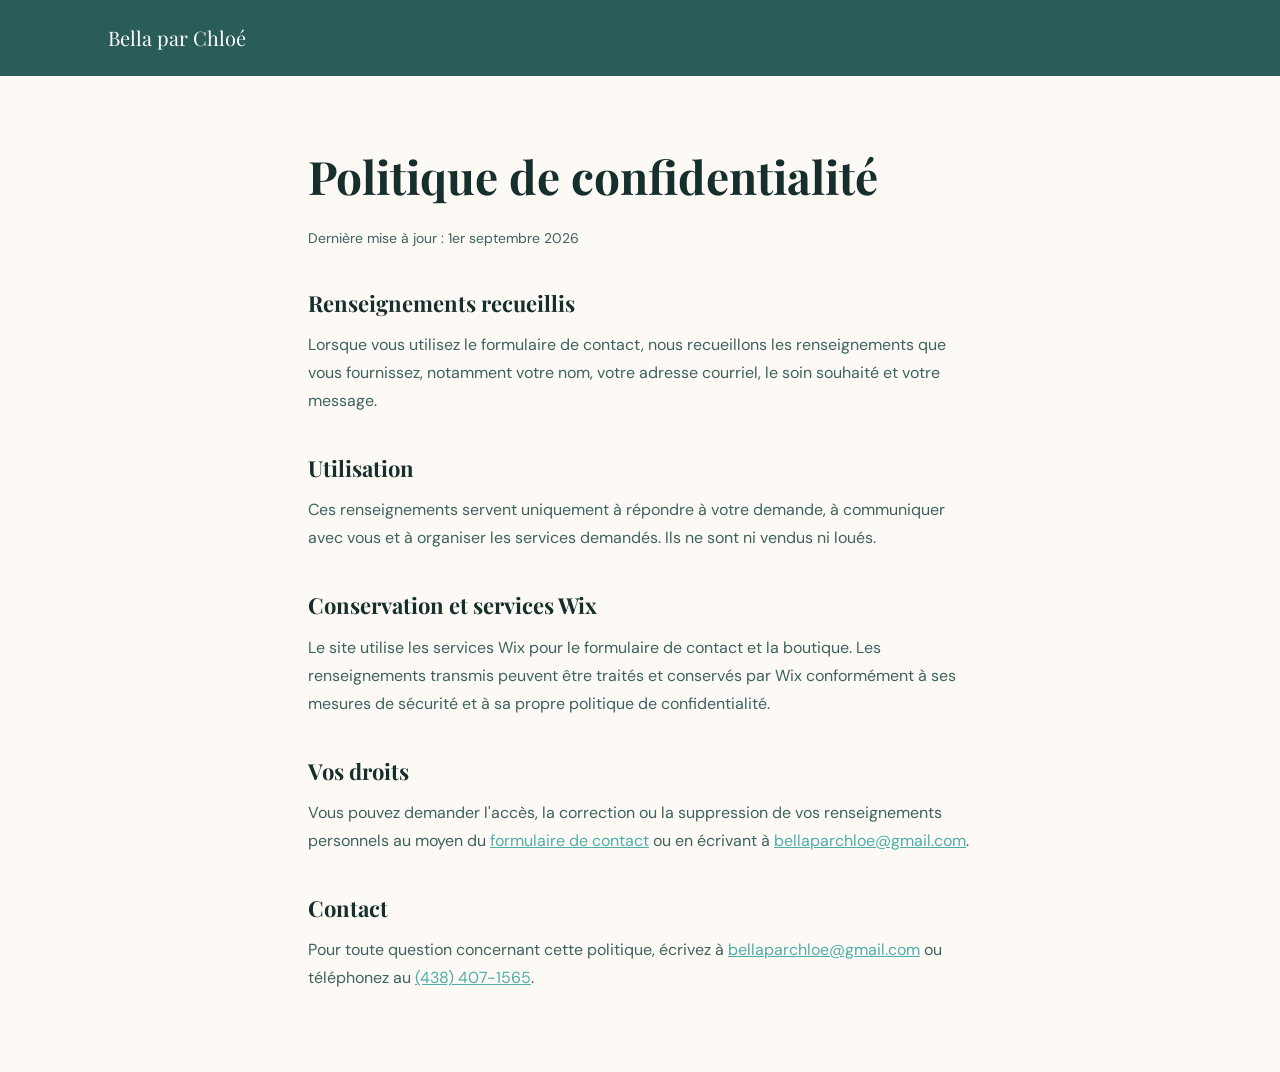
<file: privacy-policy.html>
<!DOCTYPE html>
<html lang="fr">
<head>
  <meta charset="UTF-8">
  <meta name="viewport" content="width=device-width, initial-scale=1.0">
  <title>Politique de confidentialité — Institut Bella par Chloé</title>
  <meta name="description" content="Politique de confidentialité de l'Institut Bella par Chloé.">
  <link rel="canonical" href="https://institu-be-b9e9c146-christianribe.wix-site-host.com/privacy-policy.html">
  <link rel="preconnect" href="https://fonts.googleapis.com">
  <link rel="preconnect" href="https://fonts.gstatic.com" crossorigin>
  <link href="https://fonts.googleapis.com/css2?family=Playfair+Display:wght@400;500&family=DM+Sans:wght@300;400;500;600&display=swap" rel="stylesheet">
  <link rel="stylesheet" href="css/shared.css">
  <style>
    body { background: var(--cream); }
    .policy-header { background: var(--plum); color: #fff; padding: 22px 0; }
    .policy-header a { color: #fff; font-family: var(--font-display); font-size: 20px; }
    .policy { max-width: 760px; padding-top: 64px; padding-bottom: 80px; }
    .policy h1, .policy h2 { font-family: var(--font-display); color: var(--ink); }
    .policy h1 { font-size: clamp(32px, 5vw, 46px); margin-bottom: 12px; }
    .policy h2 { font-size: 22px; margin: 36px 0 10px; }
    .policy p, .policy li { color: var(--ink-soft); line-height: 1.75; }
    .policy ul { padding-left: 22px; }
    .policy a { color: var(--rose); text-decoration: underline; }
    .updated { color: var(--muted); font-size: 14px; }
  </style>
</head>
<body>
  <header class="policy-header">
    <div class="container"><a href="index.html">Bella par Chloé</a></div>
  </header>
  <main class="container policy">
    <h1>Politique de confidentialité</h1>
    <p class="updated">Dernière mise à jour : 1er septembre 2026</p>

    <h2>Renseignements recueillis</h2>
    <p>Lorsque vous utilisez le formulaire de contact, nous recueillons les renseignements que vous fournissez, notamment votre nom, votre adresse courriel, le soin souhaité et votre message.</p>

    <h2>Utilisation</h2>
    <p>Ces renseignements servent uniquement à répondre à votre demande, à communiquer avec vous et à organiser les services demandés. Ils ne sont ni vendus ni loués.</p>

    <h2>Conservation et services Wix</h2>
    <p>Le site utilise les services Wix pour le formulaire de contact et la boutique. Les renseignements transmis peuvent être traités et conservés par Wix conformément à ses mesures de sécurité et à sa propre politique de confidentialité.</p>

    <h2>Vos droits</h2>
    <p>Vous pouvez demander l'accès, la correction ou la suppression de vos renseignements personnels au moyen du <a href="index.html#contact">formulaire de contact</a> ou en écrivant à <a href="mailto:bellaparchloe@gmail.com">bellaparchloe@gmail.com</a>.</p>

    <h2>Contact</h2>
    <p>Pour toute question concernant cette politique, écrivez à <a href="mailto:bellaparchloe@gmail.com">bellaparchloe@gmail.com</a> ou téléphonez au <a href="tel:4384071565">(438) 407-1565</a>.</p>
  </main>
</body>
</html>
</file>
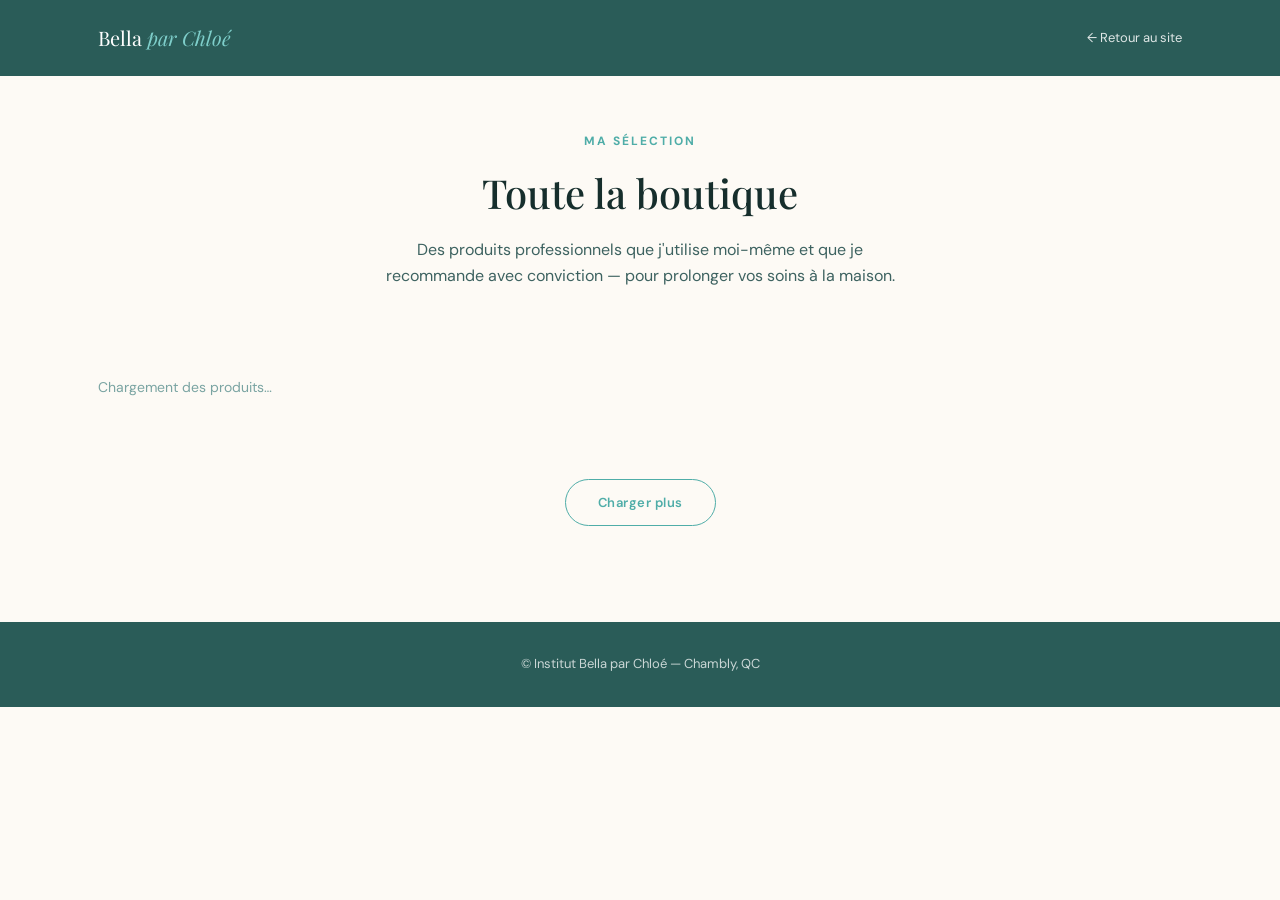
<file: shop.html>
<!DOCTYPE html>
<html lang="fr">
<head>
  <meta charset="UTF-8">
  <meta name="viewport" content="width=device-width, initial-scale=1.0">
  <title>Boutique — Bella par Chloé</title>
  <meta name="description" content="Découvrez la sélection de produits professionnels recommandés par Institut Bella par Chloé pour prolonger vos soins à la maison.">
  <link rel="canonical" href="https://institu-be-b9e9c146-christianribe.wix-site-host.com/shop.html">
  <meta property="og:type" content="website">
  <meta property="og:locale" content="fr_CA">
  <meta property="og:site_name" content="Institut Bella par Chloé">
  <meta property="og:title" content="Boutique — Bella par Chloé">
  <meta property="og:description" content="Une sélection de produits professionnels recommandés avec conviction pour prolonger vos soins à la maison.">
  <meta property="og:url" content="https://institu-be-b9e9c146-christianribe.wix-site-host.com/shop.html">
  <meta property="og:image" content="https://institu-be-b9e9c146-christianribe.wix-site-host.com/images/hero-facial.jpg">
  <meta property="og:image:alt" content="Institut Bella par Chloé à Chambly">
  <meta name="twitter:card" content="summary_large_image">
  <link rel="preconnect" href="https://fonts.googleapis.com">
  <link rel="preconnect" href="https://fonts.gstatic.com" crossorigin>
  <link href="https://fonts.googleapis.com/css2?family=Playfair+Display:ital,wght@0,400;0,500;1,400;1,500&family=DM+Sans:wght@300;400;500;600&display=swap" rel="stylesheet">
  <link rel="stylesheet" href="css/shared.css">
  <style>
    .container { max-width: 1180px; }

    header.shop-header {
      background: var(--plum);
      color: #fff;
      padding: 22px 0;
    }
    .shop-header .container { display: flex; align-items: center; justify-content: space-between; }
    .shop-logo { font-family: var(--font-display); font-size: 20px; }
    .shop-logo em { font-style: italic; color: var(--rose-light); }
    .back-link {
      font-size: 13px;
      color: rgba(255,255,255,0.85);
      display: inline-flex;
      align-items: center;
      gap: 6px;
    }
    .back-link:hover { color: #fff; }

    .shop-hero {
      text-align: center;
      padding: 56px 0 24px;
    }
    .shop-hero h4 {
      font-size: 12px; font-weight: 700; letter-spacing: 2px; text-transform: uppercase;
      color: var(--rose); margin-bottom: 10px;
    }
    .shop-hero h1 {
      font-family: var(--font-display); font-size: clamp(28px, 4vw, 40px); font-weight: 500; margin-bottom: 12px;
    }
    .shop-hero p { color: var(--ink-soft); max-width: 520px; margin: 0 auto; }

    main { padding: 24px 0 96px; }

    .load-more-wrap { text-align: center; margin-top: 40px; }

    footer.shop-footer {
      background: var(--plum); color: rgba(255,255,255,0.75);
      text-align: center; padding: 32px 0; font-size: 13px;
    }
  </style>
</head>
<body>

  <header class="shop-header">
    <div class="container">
      <a href="index.html" class="shop-logo">Bella <em>par Chloé</em></a>
      <a href="index.html#boutique" class="back-link">← Retour au site</a>
    </div>
  </header>

  <section class="shop-hero">
    <div class="container">
      <h4>Ma sélection</h4>
      <h1>Toute la boutique</h1>
      <p>Des produits professionnels que j'utilise moi-même et que je recommande avec conviction — pour prolonger vos soins à la maison.</p>
    </div>
  </section>

  <main>
    <div class="container">
      <div class="products-grid" id="products-grid">
        <p class="products-state" id="products-state">Chargement des produits…</p>
      </div>
      <div class="load-more-wrap">
        <button class="btn btn-outline" id="load-more" hidden>Charger plus</button>
      </div>
    </div>
  </main>

  <footer class="shop-footer">
    <div class="container">© Institut Bella par Chloé — Chambly, QC</div>
  </footer>

  <!-- PDP overlay -->
  <div class="pdp-overlay" id="pdp-overlay" hidden>
    <div class="pdp-card" id="pdp-card"></div>
  </div>

  <script type="module">
    import { queryProducts, getProductBySlug } from './js/wix/wix-store-catalog.js';
    import { escapeHtml, stripTags, formatPrice, wixImg } from './js/site-helpers.js';

    const grid = document.getElementById('products-grid');
    const state = document.getElementById('products-state');
    const loadMoreBtn = document.getElementById('load-more');
    const overlay = document.getElementById('pdp-overlay');
    const pdpCard = document.getElementById('pdp-card');

    let nextCursor = null;
    let loading = false;

    function cardHtml(p) {
      const name = escapeHtml(p.name);
      const price = escapeHtml(formatPrice(p.actualPriceRange?.minValue?.formattedAmount ?? ''));
      const img = wixImg(p.media?.main?.image?.url, 400);
      const imgAlt = escapeHtml(p.media?.main?.image?.altText || p.name || '');
      const desc = escapeHtml(stripTags(p.plainDescription).slice(0, 80));
      const soldOut = p.inventory?.availabilityStatus === 'OUT_OF_STOCK';
      return `
        <div class="product-card" data-slug="${escapeHtml(p.slug)}">
          <div class="product-img">${img ? `<img src="${escapeHtml(img)}" alt="${imgAlt}" loading="lazy">` : ''}</div>
          <div class="product-body">
            <div class="product-name">${name}</div>
            ${desc ? `<div class="product-desc">${desc}</div>` : ''}
            <div class="product-footer">
              <span class="product-price">${price}</span>
              ${soldOut ? '<span class="product-new">Épuisé</span>' : ''}
            </div>
          </div>
        </div>`;
    }

    async function loadPage() {
      if (loading) return;
      loading = true;
      loadMoreBtn.disabled = true;
      try {
        const { products, nextCursor: cursor } = await queryProducts({ limit: 12, cursor: nextCursor ?? undefined });
        if (state) { state.remove(); }
        if (!products.length && !grid.children.length) {
          grid.innerHTML = '<p class="products-state">La boutique sera bientôt disponible.</p>';
          return;
        }
        grid.insertAdjacentHTML('beforeend', products.map(cardHtml).join(''));
        nextCursor = cursor;
        loadMoreBtn.hidden = !cursor;
      } catch (err) {
        console.error('Boutique load failed:', err);
        if (!grid.children.length) grid.innerHTML = '<p class="products-state">Impossible de charger la boutique pour le moment.</p>';
      } finally {
        loading = false;
        loadMoreBtn.disabled = false;
      }
    }

    async function openPdp(slug) {
      overlay.hidden = false;
      pdpCard.innerHTML = '<div class="pdp-body">Chargement…</div>';
      try {
        const product = await getProductBySlug(slug);
        if (!product) {
          pdpCard.innerHTML = '<div class="pdp-body">Produit introuvable.<button class="pdp-close" id="pdp-close">×</button></div>';
          document.getElementById('pdp-close').addEventListener('click', closePdp);
          return;
        }
        const img = wixImg(product.media?.main?.image?.url, 700);
        const imgAlt = escapeHtml(product.media?.main?.image?.altText || product.name || '');
        const price = escapeHtml(formatPrice(product.actualPriceRange?.minValue?.formattedAmount ?? ''));
        const inStock = product.inventory?.availabilityStatus !== 'OUT_OF_STOCK';
        pdpCard.innerHTML = `
          <div class="pdp-img">${img ? `<img src="${escapeHtml(img)}" alt="${imgAlt}">` : ''}</div>
          <div class="pdp-body">
            <button class="pdp-close" id="pdp-close" aria-label="Fermer">×</button>
            <div class="pdp-name">${escapeHtml(product.name)}</div>
            <div class="pdp-price">${price}</div>
            <div class="pdp-stock ${inStock ? 'in' : 'out'}">${inStock ? 'En stock' : 'Épuisé'}</div>
            <div class="pdp-desc">${product.plainDescription || ''}</div>
            <a href="index.html#booking" class="btn btn-rose">Me contacter pour commander</a>
          </div>`;
        document.getElementById('pdp-close').addEventListener('click', closePdp);
      } catch (err) {
        console.error('Product detail load failed:', err);
        pdpCard.innerHTML = '<div class="pdp-body">Impossible de charger ce produit.<button class="pdp-close" id="pdp-close">×</button></div>';
        document.getElementById('pdp-close').addEventListener('click', closePdp);
      }
    }

    function closePdp() {
      overlay.hidden = true;
      pdpCard.innerHTML = '';
    }

    grid.addEventListener('click', (e) => {
      const card = e.target.closest('.product-card');
      if (card?.dataset.slug) openPdp(card.dataset.slug);
    });
    overlay.addEventListener('click', (e) => { if (e.target === overlay) closePdp(); });
    loadMoreBtn.addEventListener('click', loadPage);

    loadPage();

    // Deep link: shop.html?product=<slug> auto-opens that product's detail overlay.
    const requestedSlug = new URLSearchParams(location.search).get('product');
    if (requestedSlug) openPdp(requestedSlug);
  </script>

</body>
</html>
</file>
<file: css/shared.css>
/* ── SHARED — design tokens, reset, buttons, product card/PDP components ──
   Used by both index.html and shop.html. Page-specific layout (nav, hero,
   services, pricing, etc. for index.html; shop header/hero for shop.html)
   stays inline in each page's <style> block. */

:root {
  --rose:        #4fada8;   /* seafoam teal — CTA, accents */
  --rose-light:  #7ececa;   /* light aqua */
  --rose-pale:   #e0f4f3;   /* pale aqua tint */
  --rose-hover:  #3d9490;   /* darker seafoam on hover */
  --plum:        #2a5c58;   /* medium ocean — hero, nav, footer */
  --plum-light:  #3d8480;   /* lighter ocean */
  --sand:        #f5f0e6;   /* warm sand card bg */
  --sand-mid:    #ece4d4;   /* deeper sand */
  --cream:       #fdfaf5;   /* page bg — warm white */
  --ink:         #162e2c;   /* near-black with ocean tint */
  --ink-soft:    #3d6260;   /* muted ocean text */
  --muted:       #7aa4a2;   /* placeholder / secondary text */
  --divider:     #d4ecea;   /* soft aqua divider */
  --on-rose:     #ffffff;

  --font-display: 'Playfair Display', Georgia, serif;
  --font-body:    'DM Sans', system-ui, sans-serif;
  --radius-sm:    8px;
  --radius-md:    16px;
  --radius-lg:    32px;
  --radius-pill:  999px;
  --section-pad:  96px;
}

/* ── RESET ── */
*, *::before, *::after { box-sizing: border-box; margin: 0; padding: 0; }
html { scroll-behavior: smooth; }
body { font-family: var(--font-body); background: var(--cream); color: var(--ink); line-height: 1.6; }
a { text-decoration: none; color: inherit; }
img { display: block; width: 100%; }
ul { list-style: none; }

.container { max-width: 1160px; margin: 0 auto; padding: 0 48px; }

/* ── BUTTONS ── */
.btn {
  display: inline-block;
  font-family: var(--font-body);
  font-size: 13px;
  font-weight: 600;
  letter-spacing: 0.5px;
  padding: 14px 32px;
  border-radius: var(--radius-pill);
  cursor: pointer;
  border: none;
  transition: all 0.3s ease;
}
.btn-rose { background: var(--rose); color: var(--on-rose); }
.btn-rose:hover {
  background: var(--rose-hover);
  transform: translateY(-2px);
  box-shadow: 0 8px 24px rgba(200, 129, 106, 0.35);
}
.btn-outline { background: transparent; color: var(--rose); border: 1.5px solid var(--rose); }
.btn-outline:hover { background: var(--rose-pale); }
.btn-plum { background: var(--plum); color: #fff; }
.btn-plum:hover { background: var(--plum-light); transform: translateY(-2px); }

/* ── PRODUCT CARD (boutique teaser + shop grid) ── */
.products-grid {
  display: grid;
  grid-template-columns: repeat(4, 1fr);
  gap: 20px;
}
.product-card {
  background: var(--sand);
  border-radius: var(--radius-md);
  overflow: hidden;
  transition: transform 0.3s, box-shadow 0.3s;
  cursor: pointer;
}
.product-card:hover {
  transform: translateY(-3px);
  box-shadow: 0 10px 28px rgba(74,45,53,0.1);
}
.product-img { aspect-ratio: 1; overflow: hidden; background: var(--divider); }
.product-img img { width: 100%; height: 100%; object-fit: cover; transition: transform 0.4s; }
.product-card:hover .product-img img { transform: scale(1.04); }
.product-body { padding: 16px 18px 20px; }
.product-name { font-size: 15px; font-weight: 600; color: var(--ink); margin-bottom: 4px; }
.product-desc { font-size: 12px; color: var(--muted); line-height: 1.5; margin-bottom: 14px; }
.product-footer { display: flex; align-items: center; justify-content: space-between; }
.product-price { font-family: var(--font-body); font-weight: 600; font-size: 17px; color: var(--ink); letter-spacing: 0.2px; }
.product-new {
  font-size: 10px; font-weight: 700; letter-spacing: 1px; text-transform: uppercase;
  color: var(--rose); border: 1px solid var(--rose);
  padding: 3px 10px; border-radius: var(--radius-pill);
}
.products-state { grid-column: 1 / -1; color: var(--muted); font-size: 14px; padding: 40px 0; }

@media (max-width: 900px) { .products-grid { grid-template-columns: repeat(2, 1fr); } }
@media (max-width: 560px) { .products-grid { grid-template-columns: 1fr; } }

/* ── PDP OVERLAY (shop.html product detail) ── */
.pdp-overlay {
  position: fixed; inset: 0; background: rgba(22,46,44,0.55);
  display: flex; align-items: center; justify-content: center; padding: 24px; z-index: 100;
}
.pdp-overlay[hidden] { display: none; }
.pdp-card {
  background: var(--cream); border-radius: var(--radius-md); max-width: 780px; width: 100%;
  max-height: 90vh; overflow-y: auto; display: grid; grid-template-columns: 1fr 1fr;
}
@media (max-width: 640px) { .pdp-card { grid-template-columns: 1fr; } }
.pdp-img { aspect-ratio: 1; background: var(--divider); }
.pdp-img img { width: 100%; height: 100%; object-fit: cover; }
.pdp-body { padding: 32px; position: relative; }
.pdp-close {
  position: absolute; top: 16px; right: 16px; background: none; border: none;
  font-size: 22px; color: var(--muted); cursor: pointer; line-height: 1;
}
.pdp-name { font-family: var(--font-display); font-size: 24px; margin-bottom: 8px; }
.pdp-price { font-family: var(--font-body); font-weight: 700; font-size: 19px; color: var(--rose); margin-bottom: 16px; }
.pdp-desc { font-size: 14px; color: var(--ink-soft); line-height: 1.7; margin-bottom: 24px; }
.pdp-desc p { margin-bottom: 10px; }
.pdp-stock { font-size: 13px; margin-bottom: 20px; }
.pdp-stock.in { color: var(--rose); }
.pdp-stock.out { color: #b0554f; }
</file>
